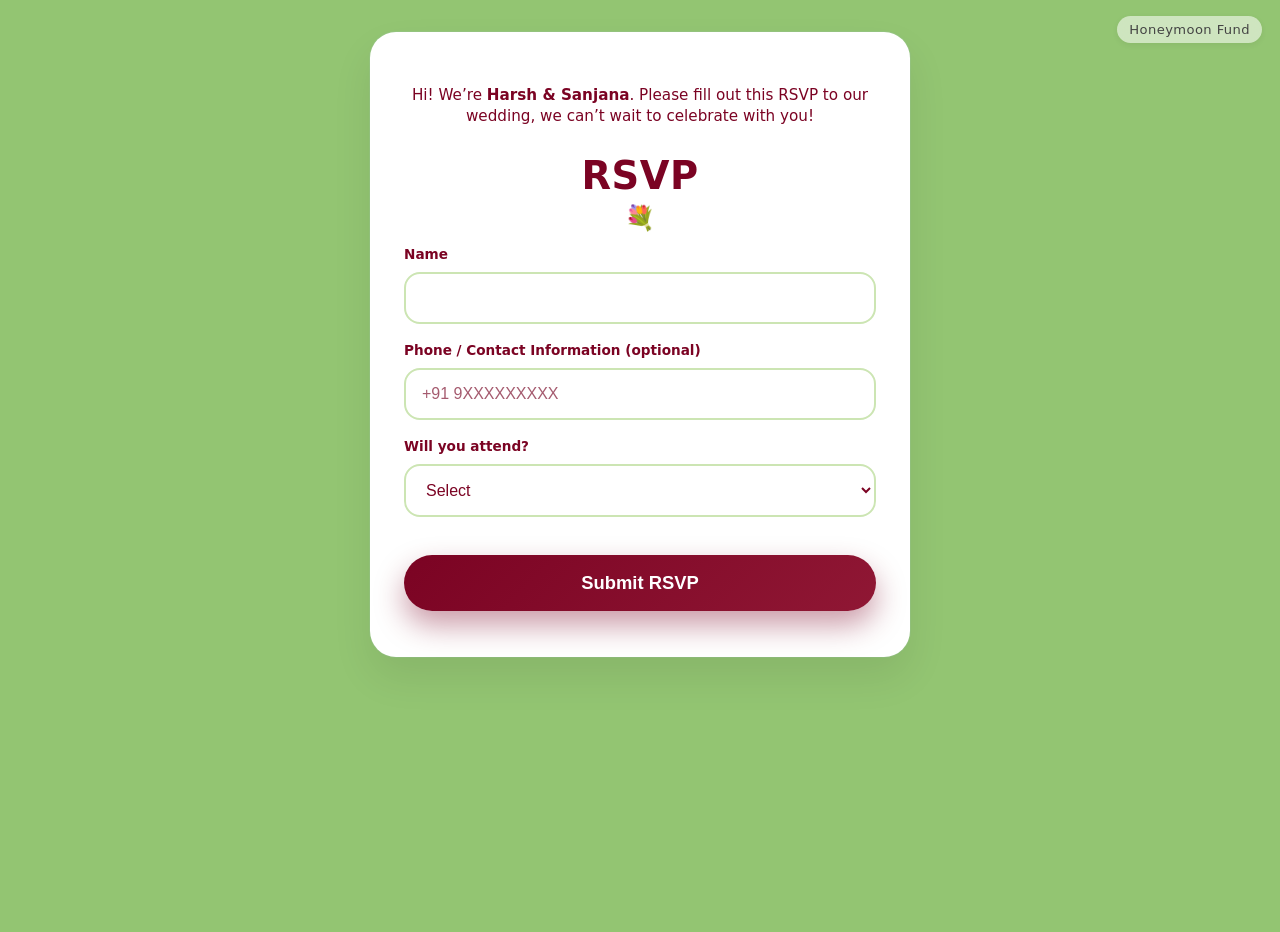
<file: index.html>
<!DOCTYPE html>
<html lang="en">
<head>
  <meta charset="UTF-8">
  <meta name="viewport" content="width=device-width, initial-scale=1.0">
  <title>Wedding RSVP</title>
  <link rel="stylesheet" href="style.css">
</head>
<body>

<a href="honeymoon.html" class="honeymoon-link">Honeymoon Fund</a>


<div class="container">
  
  <p class="rsvp-message">
    Hi! We’re <strong>Harsh & Sanjana</strong>. Please fill out this RSVP to our wedding, we can’t wait to celebrate with you!
  </p>

  <h1>RSVP</h1>

  <form id="rsvp-form">

    <label>Name</label>
    <input type="text" name="name" required>

    <label>Phone / Contact Information (optional)</label>
    <input type="tel" name="contact" placeholder="+91 9XXXXXXXXX">

    <label>Will you attend?</label>
    <select name="attending" id="attending" required>
      <option value="">Select</option>
      <option value="Yes">Yes</option>
      <option value="No">No</option>
    </select>

    <div id="yes-fields" style="display:none;">

      <label>Number of Guests *</label>
      <input type="number" name="guests" min="1">

      <label>Arrival Date</label>
      <input type="date" name="arrival_date">

      <label>Arrival Time</label>
      <input type="time" name="arrival_time">

      <label>Departure Date</label>
      <input type="date" name="departure_date">

      <label>Departure Time</label>
      <input type="time" name="departure_time">

    </div>

    <button type="submit">Submit RSVP</button>

  </form>
</div>

<script>
const form = document.getElementById("rsvp-form");
const attendingSelect = document.getElementById("attending");
const yesFields = document.getElementById("yes-fields");

attendingSelect.addEventListener("change", () => {
  if (attendingSelect.value === "Yes") {
    yesFields.style.display = "block";
    form.guests.required = true;
  } else {
    yesFields.style.display = "none";
    form.guests.required = false;
  }
});

form.addEventListener("submit", e => {
  e.preventDefault();

  const data = new FormData(form);
  const params = new URLSearchParams(data);

  fetch("https://script.google.com/macros/s/AKfycbyhfuojB3Y754misWu0DKfZZFkfuwLbdcck8vrvQD4u0evrcgoC2Mc2AnzxVtaw54Xk/exec", {
    method: "POST",
    body: params
  })
  .then(res => res.json())
  .then(() => {
    window.location.href = "honeymoon.html";
  })
  .catch(() => {
    alert("Something went wrong. Please try again.");
  });
});
</script>

</body>
</html>
</file>
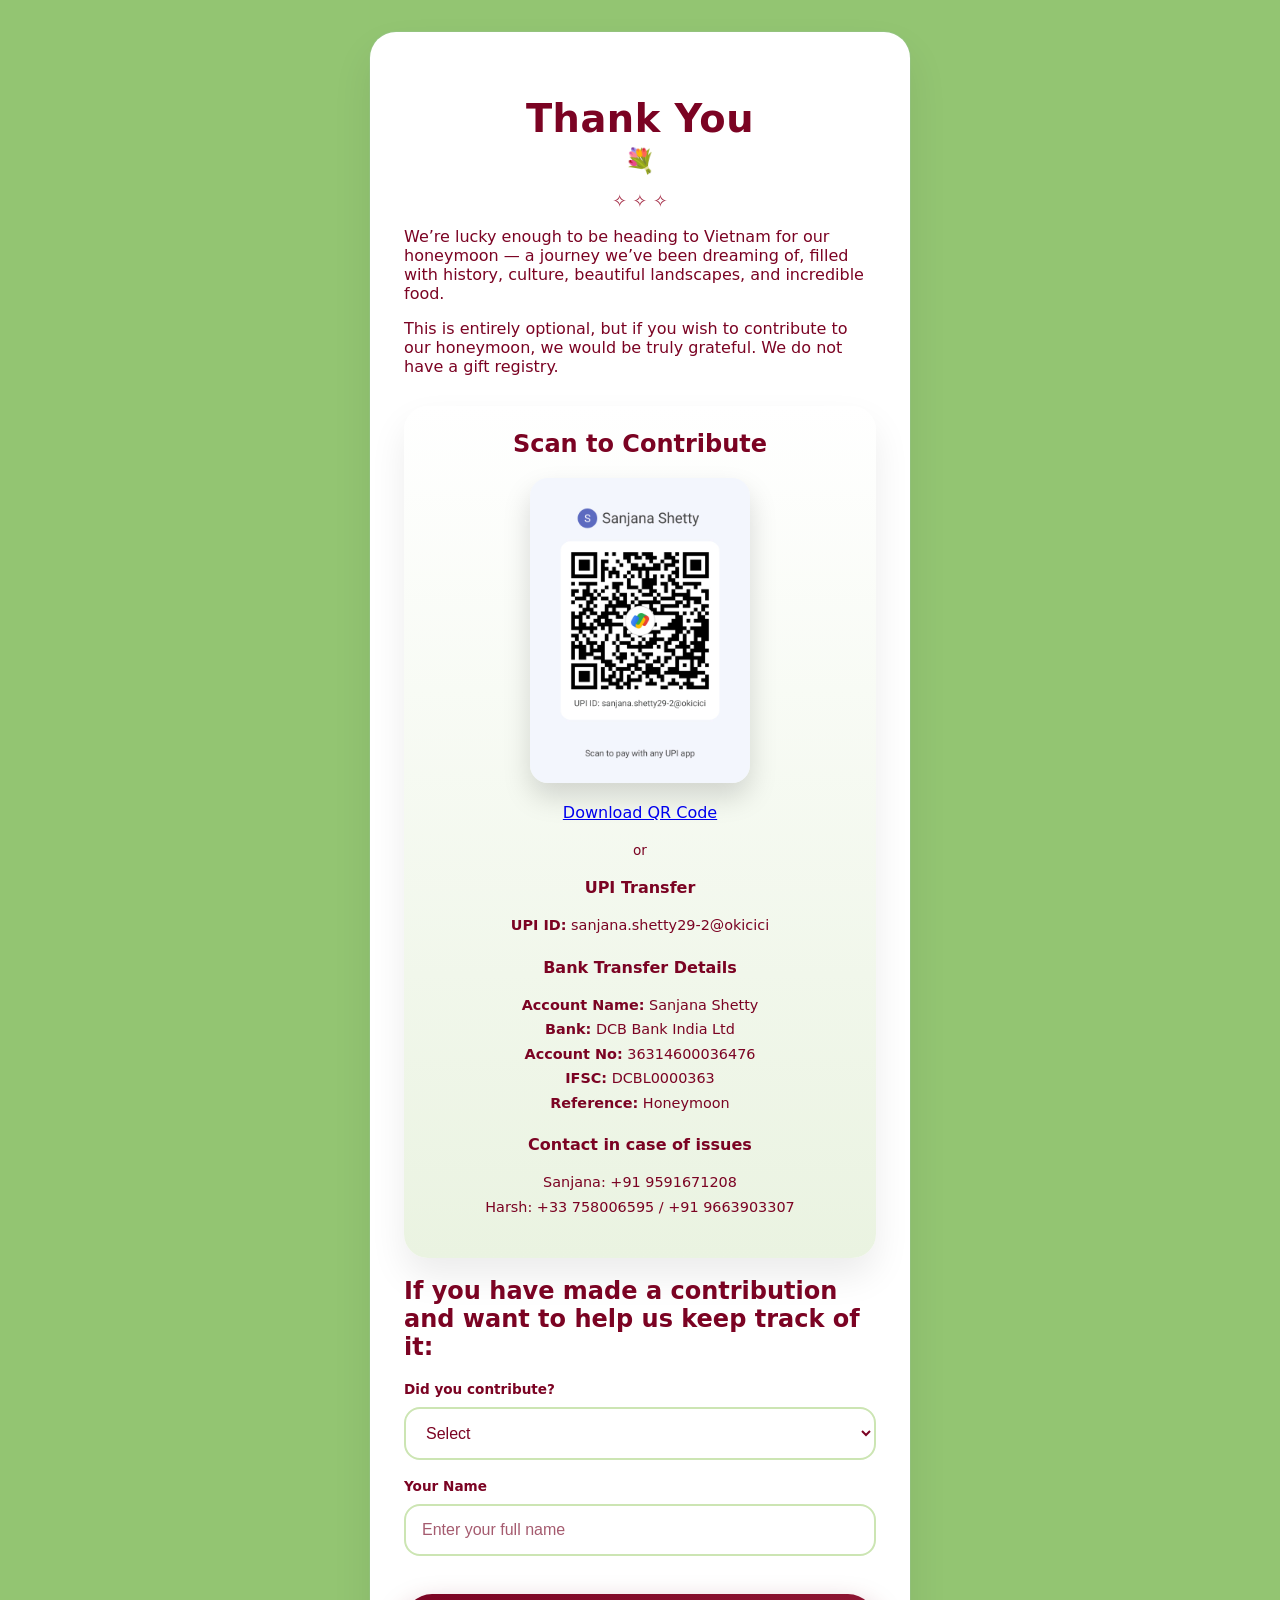
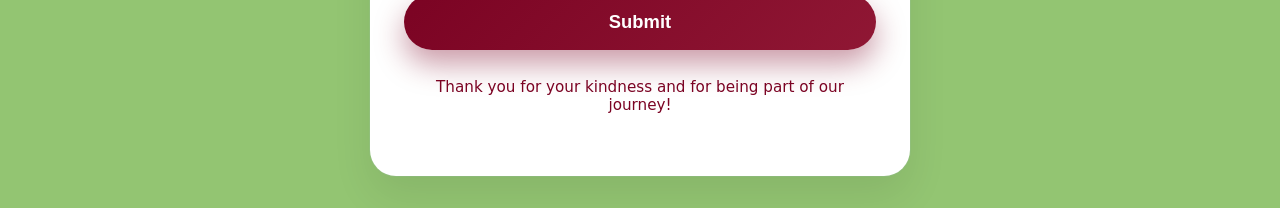
<file: honeymoon.html>
<!DOCTYPE html>
<html lang="en">
<head>
  <meta charset="UTF-8">
  <meta name="viewport" content="width=device-width, initial-scale=1.0">
  <title>Honeymoon Fund</title>

  <link href="https://fonts.googleapis.com/css2?family=Playfair+Display:ital@0;1&display=swap" rel="stylesheet">
  <link rel="stylesheet" href="style.css">
</head>
<body>

<div class="container">
  <h1>Thank You</h1>

  <div class="vietnam-accent">
    ✧ ✧ ✧
  </div>

  <p class="intro">
    We’re lucky enough to be heading to Vietnam for our honeymoon — a journey we’ve
    been dreaming of, filled with history, culture, beautiful landscapes, and incredible food.
  </p>

  <p class="optional-note">
    This is entirely optional, but if you wish to contribute to our honeymoon,
    we would be truly grateful. We do not have a gift registry.
  </p>

  <div class="payment-box">
    <h2>Scan to Contribute</h2>
    <img src="qr-code.jpeg" alt="Bank QR Code" class="qr">
    <p>
      <a href="qr-code.jpeg" download="HoneymoonQR" class="btn">Download QR Code</a>
    </p>
    <div class="divider">or</div>

    <h3>UPI Transfer</h3>
    <p class="bank-details">
      <strong>UPI ID:</strong> sanjana.shetty29-2@okicici
    </p>

    <h3>Bank Transfer Details</h3>
    <p class="bank-details">
      <strong>Account Name:</strong> Sanjana Shetty<br>
      <strong>Bank:</strong> DCB Bank India Ltd<br>
      <strong>Account No:</strong> 36314600036476<br>
      <strong>IFSC:</strong> DCBL0000363<br>
      <strong>Reference:</strong> Honeymoon
    </p>

    <h3>Contact in case of issues</h3>
    <p class="bank-details">
      Sanjana: +91 9591671208<br>
      Harsh: +33 758006595 / +91 9663903307
    </p>
  </div>

  <div class="tracking-box">
    <h2>If you have made a contribution and want to help us keep track of it:</h2>
    <form id="contribution-form">
      <label>Did you contribute?</label>
      <select name="contributed" required>
        <option value="">Select</option>
        <option value="Yes">Yes</option>
        <option value="No">No</option>
      </select>

      <label>Your Name</label>
      <input type="text" name="name" placeholder="Enter your full name" required>

      <button type="submit">Submit</button>
    </form>
  </div>

  <p class="closing">
    Thank you for your kindness and for being part of our journey!
  </p>
</div>

<script>
const contributionForm = document.getElementById("contribution-form");

contributionForm.addEventListener("submit", e => {
  e.preventDefault();
  const data = new FormData(contributionForm);
  const params = new URLSearchParams(data);

  fetch("https://script.google.com/macros/s/AKfycbwdt4oF8dWzeZWMNxMloKpBciPyUtLYZtm0Gya93AowSmM8PG8sQVOhUbBoEKw4Gw6qHQ/exec", {
    method: "POST",
    body: params
  })
  .then(res => res.json())
  .then(() => {
    alert("Thank you! Your contribution info has been recorded.");
    contributionForm.reset();
  })
  .catch(() => {
    alert("Something went wrong. Please try again.");
  });
});
</script>

</body>
</html>
</file>
<file: style.css>
/* 
   Reset & Base
-------------------- */
* {
  box-sizing: border-box;
}

body {
  margin: 0;
  font-family: "Segoe UI", system-ui, -apple-system, BlinkMacSystemFont, sans-serif;
  background: #93c572; /* pista green */
  color: #7b0323; /* wine color */
  min-height: 100vh;
}

/* --------------------
   Message above form
-------------------- */
.rsvp-message {
  text-align: center;
  font-size: 0.95rem;
  color: #7b0323; /* wine color */
  margin-bottom: 12px;
  line-height: 1.4;
}

/* --------------------
   Container Card
-------------------- */
.container {
  max-width: 420px;
  margin: 32px auto;
  padding: 28px 22px 34px;
  background: #fff; /* keep white so it stands out on green */
  border-radius: 26px;
  box-shadow:
    0 20px 40px rgba(0, 0, 0, 0.08),
    0 0 0 1px rgba(155, 200, 160, 0.3); /* soft green accent */
  animation: floatIn 0.6s ease-out;
}

/* --------------------
   Heading
-------------------- */
h1 {
  text-align: center;
  font-size: 2.1rem;
  margin-bottom: 14px;
  color: #7b0323; /* wine color */
  letter-spacing: 0.5px;
}

h1::after {
  content: "💐";
  display: block;
  margin-top: 6px;
  font-size: 1.5rem;
}

/* --------------------
   Form Layout
-------------------- */
form {
  display: flex;
  flex-direction: column;
  gap: 18px;
}

/* --------------------
   Labels
-------------------- */
label {
  font-size: 0.85rem;
  font-weight: 700;
  color: #7b0323; /* wine color */
  margin-bottom: -8px;
}

/* --------------------
   Inputs & Selects
-------------------- */
input,
select {
  width: 100%;
  padding: 15px 16px;
  font-size: 1rem;
  border-radius: 16px;
  border: 2px solid #cce5b3; /* soft green */
  background: #fff;
  color: #7b0323; /* wine color for text input */
  transition: all 0.25s ease;
}

input::placeholder {
  color: #a55b6f; /* softer wine for placeholder */
}

input:focus,
select:focus {
  outline: none;
  border-color: #7b0323; /* wine accent */
  box-shadow:
    0 0 0 4px rgba(123, 3, 35, 0.2),
    0 6px 14px rgba(123, 3, 35, 0.15);
  transform: translateY(-1px);
}

/* --------------------
   Conditional Section
-------------------- */
#yes-fields {
  margin-top: 6px;
  padding: 18px;
  border-radius: 20px;
  background: linear-gradient(135deg, #eaf3e1, #ffffff); /* light pista gradient */
  border: 2px dashed #cce5b3;
  display: flex;
  flex-direction: column;
  gap: 16px;
}

/* --------------------
   Submit Button
-------------------- */
button {
  margin-top: 20px;
  padding: 17px;
  font-size: 1.15rem;
  font-weight: 700;
  border-radius: 999px;
  border: none;
  cursor: pointer;
  color: white;
  background: linear-gradient(135deg, #7b0323, #a42b45); /* wine gradient */
  background-size: 200% 200%;
  box-shadow: 0 14px 30px rgba(123, 3, 35, 0.4);
  transition: all 0.25s ease;
}

button:hover {
  background-position: right center;
  transform: translateY(-2px) scale(1.01);
  box-shadow: 0 20px 36px rgba(123, 3, 35, 0.5);
}

button:active {
  transform: translateY(0);
}

/* --------------------
   Payment Box
-------------------- */
.payment-box {
  margin-top: 30px;
  padding: 24px;
  border-radius: 24px;
  background: linear-gradient(180deg, #ffffff, #eaf3e1); /* pista gradient */
  box-shadow: 0 18px 36px rgba(0, 0, 0, 0.08);
  text-align: center;
  color: #7b0323;
}

.payment-box h2 {
  margin-top: 0;
  color: #7b0323;
}

.payment-box h3 {
  margin-top: 20px;
  font-size: 1rem;
  color: #7b0323;
}

/* --------------------
   QR Code
-------------------- */
.qr {
  width: 220px;
  max-width: 100%;
  margin: 20px auto;
  display: block;
  border-radius: 18px;
  box-shadow: 0 14px 28px rgba(0, 0, 0, 0.15);
}

/* --------------------
   Divider
-------------------- */
.divider {
  margin: 20px 0;
  font-size: 0.85rem;
  color: #7b0323;
}

/* --------------------
   Bank Details
-------------------- */
.bank-details {
  font-size: 0.9rem;
  line-height: 1.7;
  color: #7b0323;
}

/* --------------------
   Accent
-------------------- */
.vietnam-accent {
  text-align: center;
  margin: 16px 0;
  font-size: 1.1rem;
  color: #a42b45; /* darker wine accent */
}

/* --------------------
   Closing Text
-------------------- */
.closing {
  margin-top: 28px;
  font-size: 0.95rem;
  text-align: center;
  color: #7b0323;
}

/* --------------------
   Desktop Enhancement
-------------------- */
@media (min-width: 768px) {
  .container {
    max-width: 540px;
    padding: 38px 34px 46px;
  }

  h1 {
    font-size: 2.4rem;
  }
}


.honeymoon-link {
  position: absolute;
  top: 16px;
  right: 18px;

  font-size: 0.82rem;
  font-weight: 500;
  letter-spacing: 0.4px;

  color: #444;
  text-decoration: none;

  padding: 6px 12px;
  border-radius: 20px;

  background: rgba(255, 255, 255, 0.55);
  backdrop-filter: blur(6px);

  box-shadow: 0 2px 6px rgba(0, 0, 0, 0.06);
  transition: all 0.25s ease;
}

.honeymoon-link:hover {
  color: #000;
  background: rgba(255, 255, 255, 0.8);
  box-shadow: 0 4px 10px rgba(0, 0, 0, 0.1);
  transform: translateY(-1px);
}
</file>
